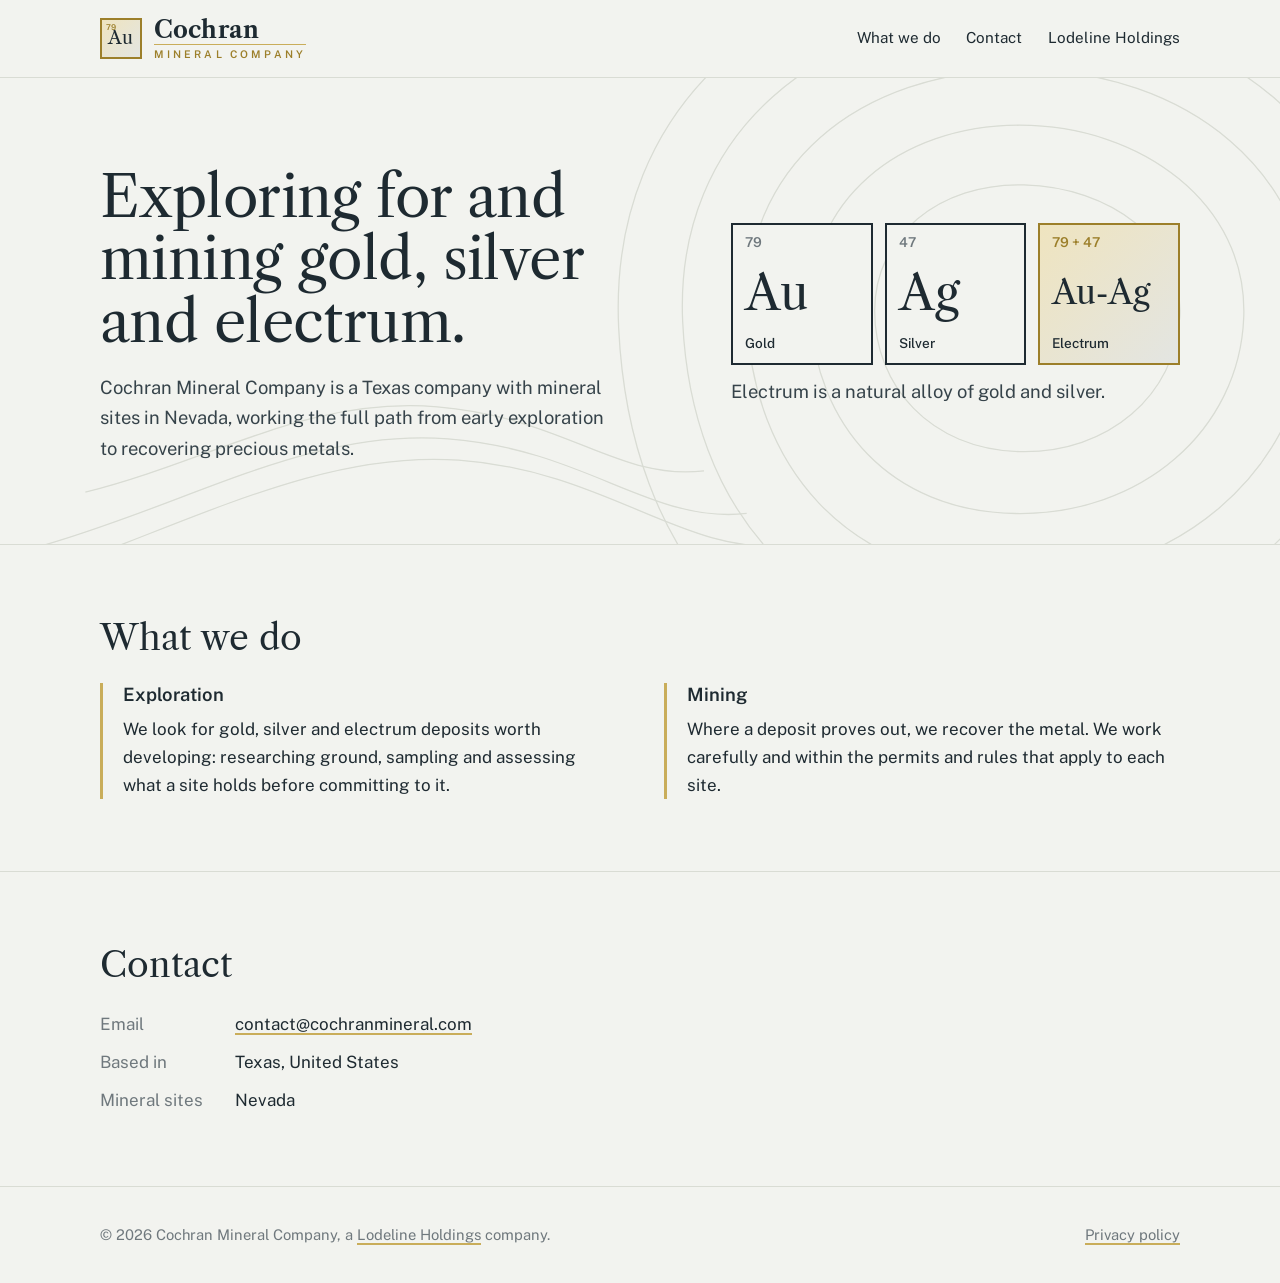
<file: index.html>
<!DOCTYPE html>
<html lang="en">
<head>
<meta charset="utf-8">
<meta name="viewport" content="width=device-width, initial-scale=1">
<title>Cochran Mineral Company</title>
<meta name="description" content="Cochran Mineral Company is a Texas company exploring for and mining gold, silver and electrum at sites in Nevada.">
<link rel="stylesheet" href="/fonts.css">
<link rel="stylesheet" href="styles.css">
</head>
<body>
<header class="site-header">
  <div class="wrap">
    <a class="wordmark" href="index.html" aria-label="Cochran Mineral Company, home">
      <span class="wm-tile" aria-hidden="true"><span>79</span>Au</span>
      <span class="wm-text"><span class="wm-name">Cochran</span><span class="wm-sub">Mineral Company</span></span>
    </a>
    <nav class="site-nav" aria-label="Main">
      <a href="#work">What we do</a>
      <a href="#contact">Contact</a>
      <a href="https://lodelineholdings.com/">Lodeline Holdings</a>
    </nav>
  </div>
</header>

<main>
  <div class="hero">
    <svg class="contours" viewBox="0 0 1200 520" preserveAspectRatio="xMidYMid slice" aria-hidden="true">
      <g fill="none" stroke="currentColor" stroke-width="1.2">
        <path d="M820 260c0-70 60-120 140-118s150 52 146 124-66 128-150 126-136-62-136-132z"/>
        <path d="M760 262c-4-104 82-176 196-176s214 74 210 180-96 186-214 184-188-84-192-188z"/>
        <path d="M700 266c-6-140 104-232 258-232s276 98 270 238-128 242-282 240-240-108-246-246z"/>
        <path d="M640 270c-8-176 128-290 318-290s338 122 330 296-160 300-348 298-292-130-300-304z"/>
        <path d="M580 276c-10-212 150-346 380-346s400 146 390 354-190 356-414 354-346-150-356-362z"/>
        <path d="M80 430c120-30 210-90 330-80s170 70 250 60"/>
        <path d="M40 480c140-40 250-110 380-100s190 80 280 70"/>
        <path d="M0 520c160-50 290-130 430-120s210 90 310 80"/>
      </g>
    </svg>
    <div class="wrap">
      <div>
        <h1>Exploring for and mining gold, silver and electrum.</h1>
        <p>Cochran Mineral Company is a Texas company with mineral sites in Nevada, working the full path from early exploration to recovering precious metals.</p>
      </div>
      <div class="elements" aria-label="The metals we work with">
        <div class="element"><span class="z">79</span><span class="sym">Au</span><span class="name">Gold</span></div>
        <div class="element"><span class="z">47</span><span class="sym">Ag</span><span class="name">Silver</span></div>
        <div class="element alloy"><span class="z">79 + 47</span><span class="sym">Au‑Ag</span><span class="name">Electrum</span></div>
        <p class="elements-caption">Electrum is a natural alloy of gold and silver.</p>
      </div>
    </div>
  </div>

  <section id="work">
    <div class="wrap">
      <h2>What we do</h2>
      <div class="split">
        <div>
          <h3>Exploration</h3>
          <p>We look for gold, silver and electrum deposits worth developing: researching ground, sampling and assessing what a site holds before committing to it.</p>
        </div>
        <div>
          <h3>Mining</h3>
          <p>Where a deposit proves out, we recover the metal. We work carefully and within the permits and rules that apply to each site.</p>
        </div>
      </div>
    </div>
  </section>

  <section id="contact" class="contact">
    <div class="wrap">
      <h2>Contact</h2>
      <dl>
        <dt>Email</dt>
        <dd><a href="mailto:contact@cochranmineral.com">contact@cochranmineral.com</a></dd>
        <dt>Based in</dt>
        <dd>Texas, United States</dd>
        <dt>Mineral sites</dt>
        <dd>Nevada</dd>
      </dl>
    </div>
  </section>
</main>

<footer class="site-footer">
  <div class="wrap">
    <span>© 2026 Cochran Mineral Company, a <a href="https://lodelineholdings.com/">Lodeline Holdings</a> company.</span>
    <span><a href="https://stampmillsoftware.com/privacy.html">Privacy policy</a></span>
  </div>
</footer>
</body>
</html>
</file>
<file: fonts.css>
/* Self-hosted fonts (from Fontsource, SIL Open Font License), so pages make no requests to Google. */
/* Libre Caslon Text 400.css latin-ext */
@font-face {
  font-family: 'Libre Caslon Text';
  font-style: normal;
  font-display: swap;
  font-weight: 400;
  src: url(fonts/libre-caslon-text-latin-ext-400-normal.woff2) format('woff2');
  unicode-range: U+0100-02BA,U+02BD-02C5,U+02C7-02CC,U+02CE-02D7,U+02DD-02FF,U+0304,U+0308,U+0329,U+1D00-1DBF,U+1E00-1E9F,U+1EF2-1EFF,U+2020,U+20A0-20AB,U+20AD-20C0,U+2113,U+2C60-2C7F,U+A720-A7FF;
}
/* Libre Caslon Text 400.css latin */
@font-face {
  font-family: 'Libre Caslon Text';
  font-style: normal;
  font-display: swap;
  font-weight: 400;
  src: url(fonts/libre-caslon-text-latin-400-normal.woff2) format('woff2');
  unicode-range: U+0000-00FF,U+0131,U+0152-0153,U+02BB-02BC,U+02C6,U+02DA,U+02DC,U+0304,U+0308,U+0329,U+2000-206F,U+20AC,U+2122,U+2191,U+2193,U+2212,U+2215,U+FEFF,U+FFFD;
}
/* Libre Caslon Text 700.css latin-ext */
@font-face {
  font-family: 'Libre Caslon Text';
  font-style: normal;
  font-display: swap;
  font-weight: 700;
  src: url(fonts/libre-caslon-text-latin-ext-700-normal.woff2) format('woff2');
  unicode-range: U+0100-02BA,U+02BD-02C5,U+02C7-02CC,U+02CE-02D7,U+02DD-02FF,U+0304,U+0308,U+0329,U+1D00-1DBF,U+1E00-1E9F,U+1EF2-1EFF,U+2020,U+20A0-20AB,U+20AD-20C0,U+2113,U+2C60-2C7F,U+A720-A7FF;
}
/* Libre Caslon Text 700.css latin */
@font-face {
  font-family: 'Libre Caslon Text';
  font-style: normal;
  font-display: swap;
  font-weight: 700;
  src: url(fonts/libre-caslon-text-latin-700-normal.woff2) format('woff2');
  unicode-range: U+0000-00FF,U+0131,U+0152-0153,U+02BB-02BC,U+02C6,U+02DA,U+02DC,U+0304,U+0308,U+0329,U+2000-206F,U+20AC,U+2122,U+2191,U+2193,U+2212,U+2215,U+FEFF,U+FFFD;
}
/* Public Sans 400.css latin-ext */
@font-face {
  font-family: 'Public Sans';
  font-style: normal;
  font-display: swap;
  font-weight: 400;
  src: url(fonts/public-sans-latin-ext-400-normal.woff2) format('woff2');
  unicode-range: U+0100-02BA,U+02BD-02C5,U+02C7-02CC,U+02CE-02D7,U+02DD-02FF,U+0304,U+0308,U+0329,U+1D00-1DBF,U+1E00-1E9F,U+1EF2-1EFF,U+2020,U+20A0-20AB,U+20AD-20C0,U+2113,U+2C60-2C7F,U+A720-A7FF;
}
/* Public Sans 400.css latin */
@font-face {
  font-family: 'Public Sans';
  font-style: normal;
  font-display: swap;
  font-weight: 400;
  src: url(fonts/public-sans-latin-400-normal.woff2) format('woff2');
  unicode-range: U+0000-00FF,U+0131,U+0152-0153,U+02BB-02BC,U+02C6,U+02DA,U+02DC,U+0304,U+0308,U+0329,U+2000-206F,U+20AC,U+2122,U+2191,U+2193,U+2212,U+2215,U+FEFF,U+FFFD;
}
/* Public Sans 500.css latin-ext */
@font-face {
  font-family: 'Public Sans';
  font-style: normal;
  font-display: swap;
  font-weight: 500;
  src: url(fonts/public-sans-latin-ext-500-normal.woff2) format('woff2');
  unicode-range: U+0100-02BA,U+02BD-02C5,U+02C7-02CC,U+02CE-02D7,U+02DD-02FF,U+0304,U+0308,U+0329,U+1D00-1DBF,U+1E00-1E9F,U+1EF2-1EFF,U+2020,U+20A0-20AB,U+20AD-20C0,U+2113,U+2C60-2C7F,U+A720-A7FF;
}
/* Public Sans 500.css latin */
@font-face {
  font-family: 'Public Sans';
  font-style: normal;
  font-display: swap;
  font-weight: 500;
  src: url(fonts/public-sans-latin-500-normal.woff2) format('woff2');
  unicode-range: U+0000-00FF,U+0131,U+0152-0153,U+02BB-02BC,U+02C6,U+02DA,U+02DC,U+0304,U+0308,U+0329,U+2000-206F,U+20AC,U+2122,U+2191,U+2193,U+2212,U+2215,U+FEFF,U+FFFD;
}
/* Public Sans 600.css latin-ext */
@font-face {
  font-family: 'Public Sans';
  font-style: normal;
  font-display: swap;
  font-weight: 600;
  src: url(fonts/public-sans-latin-ext-600-normal.woff2) format('woff2');
  unicode-range: U+0100-02BA,U+02BD-02C5,U+02C7-02CC,U+02CE-02D7,U+02DD-02FF,U+0304,U+0308,U+0329,U+1D00-1DBF,U+1E00-1E9F,U+1EF2-1EFF,U+2020,U+20A0-20AB,U+20AD-20C0,U+2113,U+2C60-2C7F,U+A720-A7FF;
}
/* Public Sans 600.css latin */
@font-face {
  font-family: 'Public Sans';
  font-style: normal;
  font-display: swap;
  font-weight: 600;
  src: url(fonts/public-sans-latin-600-normal.woff2) format('woff2');
  unicode-range: U+0000-00FF,U+0131,U+0152-0153,U+02BB-02BC,U+02C6,U+02DA,U+02DC,U+0304,U+0308,U+0329,U+2000-206F,U+20AC,U+2122,U+2191,U+2193,U+2212,U+2215,U+FEFF,U+FFFD;
}
</file>
<file: styles.css>
/* Cochran Mineral Co. — survey-sheet palette */
:root {
  --quartz: #f2f3ef;      /* page */
  --host-rock: #d9dcd4;   /* rules, tile ground */
  --galena: #1e2a31;      /* ink */
  --silver: #6f787d;      /* secondary text */
  --electrum: #9c7f2a;    /* accent (text-safe) */
  --electrum-pale: #c9ad5a;
  --measure: 68ch;
  --serif: "Libre Caslon Text", Georgia, serif;
  --sans: "Public Sans", system-ui, sans-serif;
}

* { box-sizing: border-box; }

html { -webkit-text-size-adjust: 100%; }

body {
  margin: 0;
  background: var(--quartz);
  color: var(--galena);
  font: 400 1.0625rem/1.65 var(--sans);
}

a { color: var(--galena); text-decoration-color: var(--electrum-pale); text-underline-offset: 3px; text-decoration-thickness: 2px; }
a:hover { text-decoration-color: var(--electrum); }
a:focus-visible, button:focus-visible { outline: 3px solid var(--electrum); outline-offset: 3px; border-radius: 2px; }

.wrap { width: min(1080px, 100% - 3rem); margin-inline: auto; }

/* Header */
.site-header { border-bottom: 1px solid var(--host-rock); }
.site-header .wrap { display: flex; align-items: center; justify-content: space-between; gap: 1.5rem; padding-block: 1.1rem; flex-wrap: wrap; }
/* Wordmark: an assay tile beside a two-line nameplate */
.wordmark { display: inline-flex; align-items: center; gap: 0.75rem; text-decoration: none; color: var(--galena); }
.wm-tile {
  width: 2.6rem; height: 2.6rem; flex: none; position: relative;
  border: 2px solid var(--electrum); background: linear-gradient(135deg, #efe4bf 0%, #e3e5e2 100%);
  display: grid; place-items: center; font: 400 1.15rem/1 var(--serif);
}
.wm-tile span { position: absolute; top: 3px; left: 4px; font: 600 0.5rem/1 var(--sans); color: var(--electrum); }
.wm-text { display: flex; flex-direction: column; gap: 0.18rem; }
.wm-name { font: 700 1.45rem/1 var(--serif); letter-spacing: 0.01em; }
.wm-sub {
  font: 600 0.66rem/1 var(--sans); text-transform: uppercase; letter-spacing: 0.3em; color: var(--electrum);
  border-top: 1px solid var(--electrum-pale); padding-top: 0.28rem;
}
.site-nav { display: flex; gap: 1.6rem; font-size: 0.95rem; }
.site-nav a { text-decoration: none; padding-block: 0.25rem; border-bottom: 2px solid transparent; }
.site-nav a:hover { border-bottom-color: var(--electrum-pale); }
.site-nav a[aria-current="page"] { border-bottom-color: var(--electrum); }

/* Hero */
.hero { position: relative; overflow: hidden; border-bottom: 1px solid var(--host-rock); }
.hero .contours { position: absolute; inset: 0; width: 100%; height: 100%; color: var(--host-rock); pointer-events: none; }
.hero .wrap { position: relative; display: grid; grid-template-columns: 1.3fr 1fr; gap: 3rem; align-items: center; padding-block: 5.5rem 5rem; }
.hero h1 { font: 400 clamp(2.4rem, 5vw, 3.6rem)/1.08 var(--serif); margin: 0 0 1.25rem; letter-spacing: -0.01em; }
.hero p { font-size: 1.15rem; max-width: 46ch; margin: 0; color: #36434a; }

/* Element tiles: the one memorable thing */
.elements { display: grid; grid-template-columns: repeat(3, minmax(0, 1fr)); gap: 0.75rem; }
.element {
  aspect-ratio: 1;
  background: var(--quartz);
  border: 2px solid var(--galena);
  padding: 0.7rem 0.75rem;
  display: flex; flex-direction: column; justify-content: space-between;
}
.element .z { font: 600 0.85rem/1 var(--sans); color: var(--silver); }
.element .sym { font: 400 clamp(2rem, 4.2vw, 3rem)/1 var(--serif); }
.element .name { font: 500 0.85rem/1.2 var(--sans); }
.element.alloy { border-color: var(--electrum); background: linear-gradient(135deg, #efe4bf 0%, #e3e5e2 100%); }
.element.alloy .z { color: var(--electrum); }
.element.alloy .sym { font-size: clamp(1.45rem, 2.9vw, 2.1rem); white-space: nowrap; }
.elements-caption { grid-column: 1 / -1; font-size: 0.85rem; color: var(--silver); margin-top: 0.25rem; }

/* Sections */
main section { padding-block: 4.5rem; }
main section + section { border-top: 1px solid var(--host-rock); }
h2 { font: 400 clamp(1.7rem, 3vw, 2.2rem)/1.2 var(--serif); margin: 0 0 1.5rem; }
h3 { font: 600 1.15rem/1.3 var(--sans); margin: 0 0 0.5rem; }
p { max-width: var(--measure); }

.split { display: grid; grid-template-columns: 1fr 1fr; gap: 3rem; }
.split > div { border-left: 3px solid var(--electrum-pale); padding-left: 1.25rem; }
.split p { margin: 0; }

.aside-link { display: grid; grid-template-columns: 1fr auto; gap: 2rem; align-items: end; }
.button {
  display: inline-block; font: 600 1rem/1 var(--sans); text-decoration: none;
  background: var(--galena); color: var(--quartz); padding: 0.95rem 1.4rem; border-radius: 2px;
}
.button:hover { background: #2c3d46; }

.contact dl { display: grid; grid-template-columns: max-content 1fr; gap: 0.6rem 2rem; margin: 0; }
.contact dt { color: var(--silver); }
.contact dd { margin: 0; }

/* Apps page */
.page-head { padding-block: 4rem 2.5rem; border-bottom: 1px solid var(--host-rock); }
.page-head h1 { font: 400 clamp(2.2rem, 4.5vw, 3.2rem)/1.1 var(--serif); margin: 0 0 1rem; }
.page-head p { font-size: 1.15rem; margin: 0; color: #36434a; }

.app-list { list-style: none; padding: 0; margin: 0; border-top: 1px solid var(--host-rock); }
.app-list li { padding-block: 1.25rem; border-bottom: 1px solid var(--host-rock); }
.empty { border: 2px dashed var(--host-rock); padding: 1.75rem; max-width: var(--measure); }
.empty p { margin: 0; }

.principles { display: grid; grid-template-columns: repeat(3, 1fr); gap: 2.5rem; }
.principles p { margin: 0; }

/* Policy */
.policy { max-width: var(--measure); }
.policy h2 { font-size: 1.5rem; margin-top: 2.5rem; margin-bottom: 0.75rem; }
.policy ul { padding-left: 1.2rem; }
.effective { color: var(--silver); font-size: 0.95rem; }

/* Footer */
.site-footer { border-top: 1px solid var(--host-rock); padding-block: 2.25rem; font-size: 0.92rem; color: var(--silver); }
.site-footer .wrap { display: flex; justify-content: space-between; gap: 1.5rem; flex-wrap: wrap; }
.site-footer a { color: var(--silver); }

@media (max-width: 760px) {
  .hero .wrap, .split, .aside-link, .principles { grid-template-columns: 1fr; }
  .hero .wrap { padding-block: 3.5rem; gap: 2.5rem; }
  .site-nav { gap: 1.1rem; }
  main section { padding-block: 3.25rem; }
}

/* App pages */
.app-head .wrap { display: flex; gap: 1.75rem; align-items: center; }
.app-icon { border-radius: 22px; flex: none; box-shadow: 0 1px 0 var(--host-rock); }
.status { margin-top: 0.75rem !important; font-size: 0.98rem !important; color: var(--electrum) !important; font-weight: 600; }
.app-intro { display: grid; grid-template-columns: 1.1fr 1fr; gap: 3rem; align-items: start; }
.phones { display: grid; grid-template-columns: 1fr 1fr; gap: 1rem; }
.phones img { width: 100%; height: auto; border-radius: 18px; border: 1px solid var(--host-rock); }
.app-list a.app-row { display: flex; gap: 1.25rem; align-items: center; text-decoration: none; }
.app-list .app-row img { border-radius: 14px; flex: none; }
.app-list .app-row strong { font: 600 1.15rem/1.3 var(--sans); display: block; }
.app-list .app-row span { color: var(--silver); }
@media (max-width: 760px) {
  .app-intro { grid-template-columns: 1fr; }
  .app-head .wrap { align-items: flex-start; }
}
.app-head .slogan { font: 400 1.45rem/1.3 var(--serif); color: var(--galena); margin: 0 0 0.35rem; }
</file>
